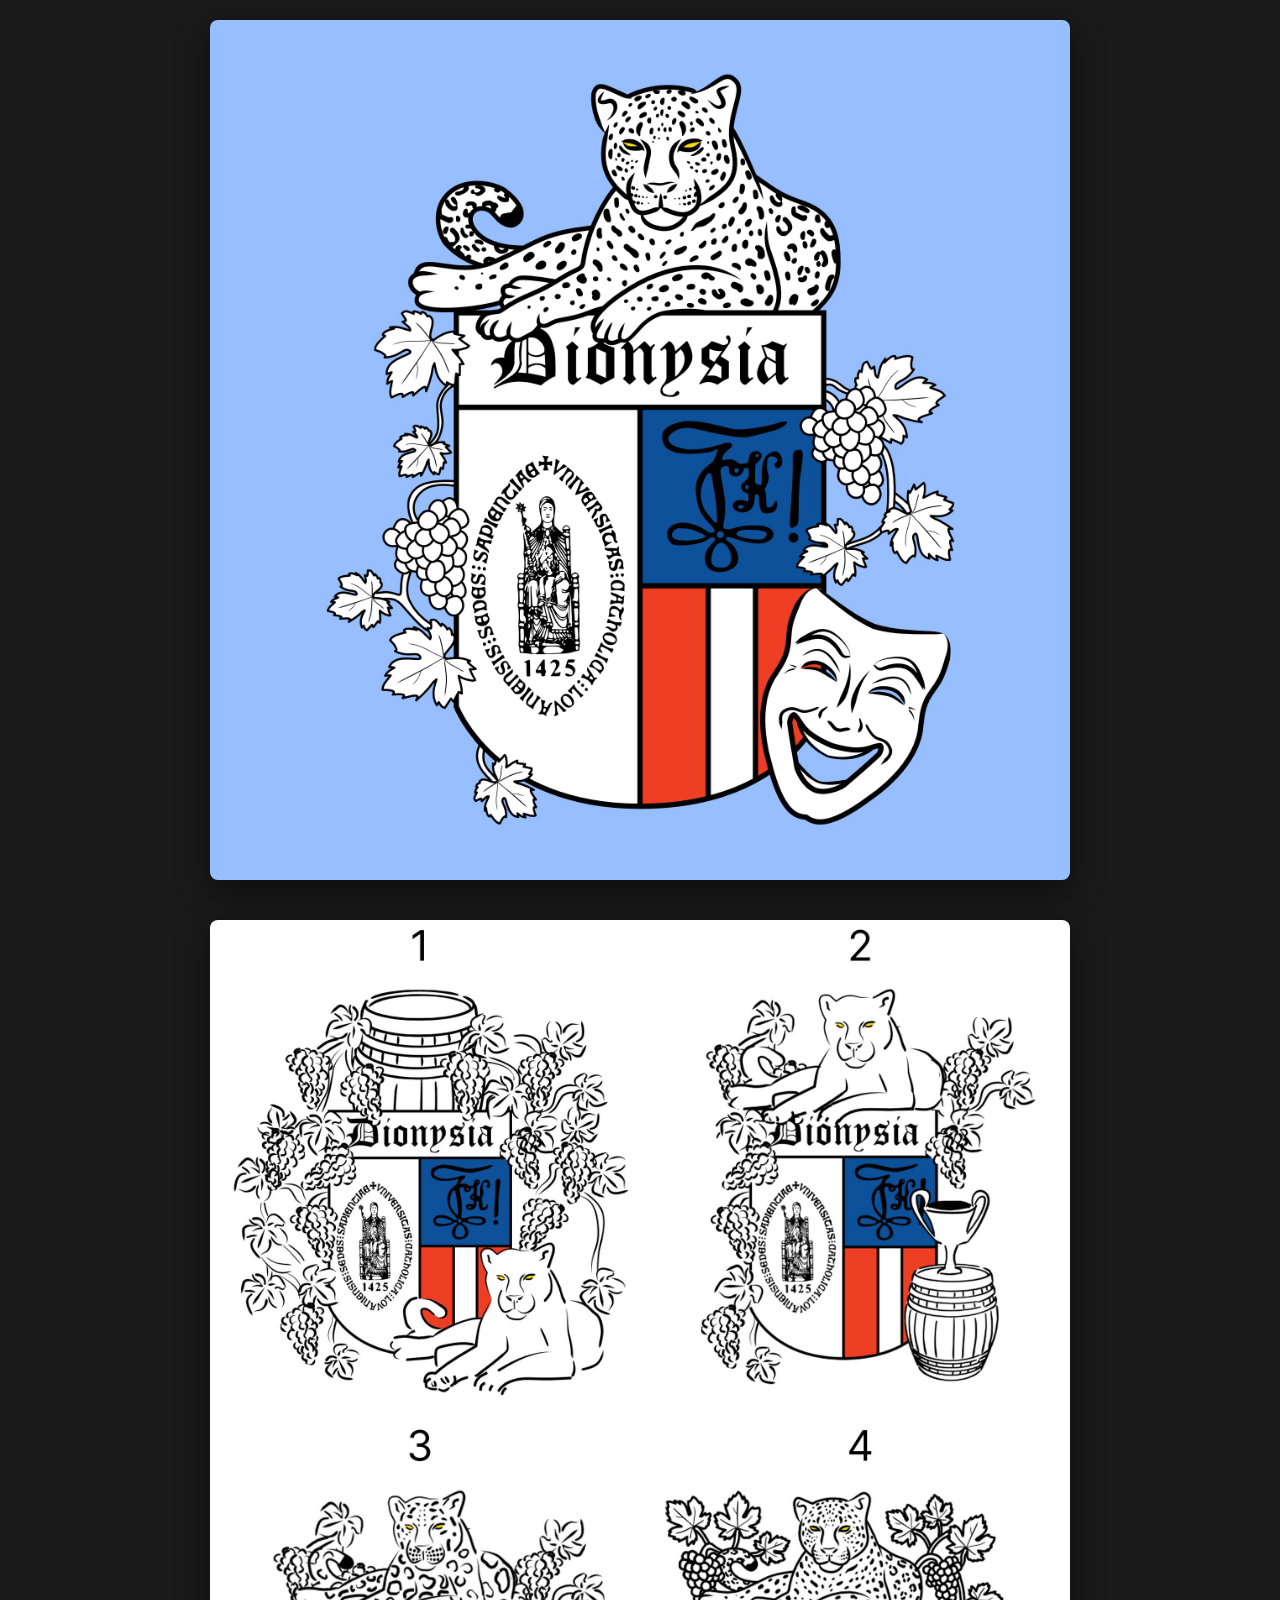
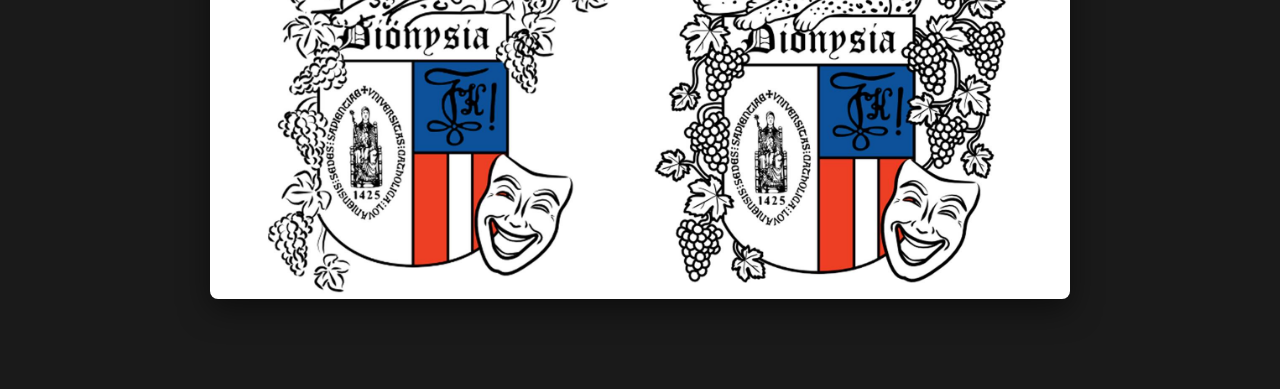
<file: assets/image/art/Andere/Dionysia/dionysia.html>
<!DOCTYPE html>
<html lang="en">
<head>
    <meta charset="UTF-8">
    <meta name="viewport" content="width=device-width, initial-scale=1.0">
    <title>Dionysia - Sander</title>
    <style>
        body {
            margin: 0;
            padding: 0;
            display: flex;
            flex-direction: column;
            align-items: center;
            background-color: #1a1a1a; /* Dark background to make art pop */
            font-family: sans-serif;
        }

        .container {
            width: 100%;
            max-width: 900px; /* Limits size on desktop for better viewing */
            padding: 20px;
            box-sizing: border-box;
        }

        .image-wrapper {
            width: 100%;
            margin-bottom: 30px;
            display: flex;
            flex-direction: column;
        }

        img {
            /* This ensures both images scale to the same width */
            width: 100%; 
            height: auto; 
            display: block;
            border-radius: 8px;
            box-shadow: 0 10px 30px rgba(0,0,0,0.5);
            margin-bottom: 40px;
        }

        /* Optional: Smooth fade-in for the first image on load */
        .first-load {
            animation: fadeIn 1.2s ease-in-out;
        }

        @keyframes fadeIn {
            from { opacity: 0; transform: translateY(10px); }
            to { opacity: 1; transform: translateY(0); }
        }
    </style>
</head>
<body>

    <div class="container">
        <div class="image-wrapper">
            <img src="Schild_Blauw (Socials).jpg" alt="Schild Blauw Socials">
            <img src="Schild_Artboards.jpg" alt="Schild Artboards" class="first-load">
        </div>
    </div>

</body>
</html>
</file>
